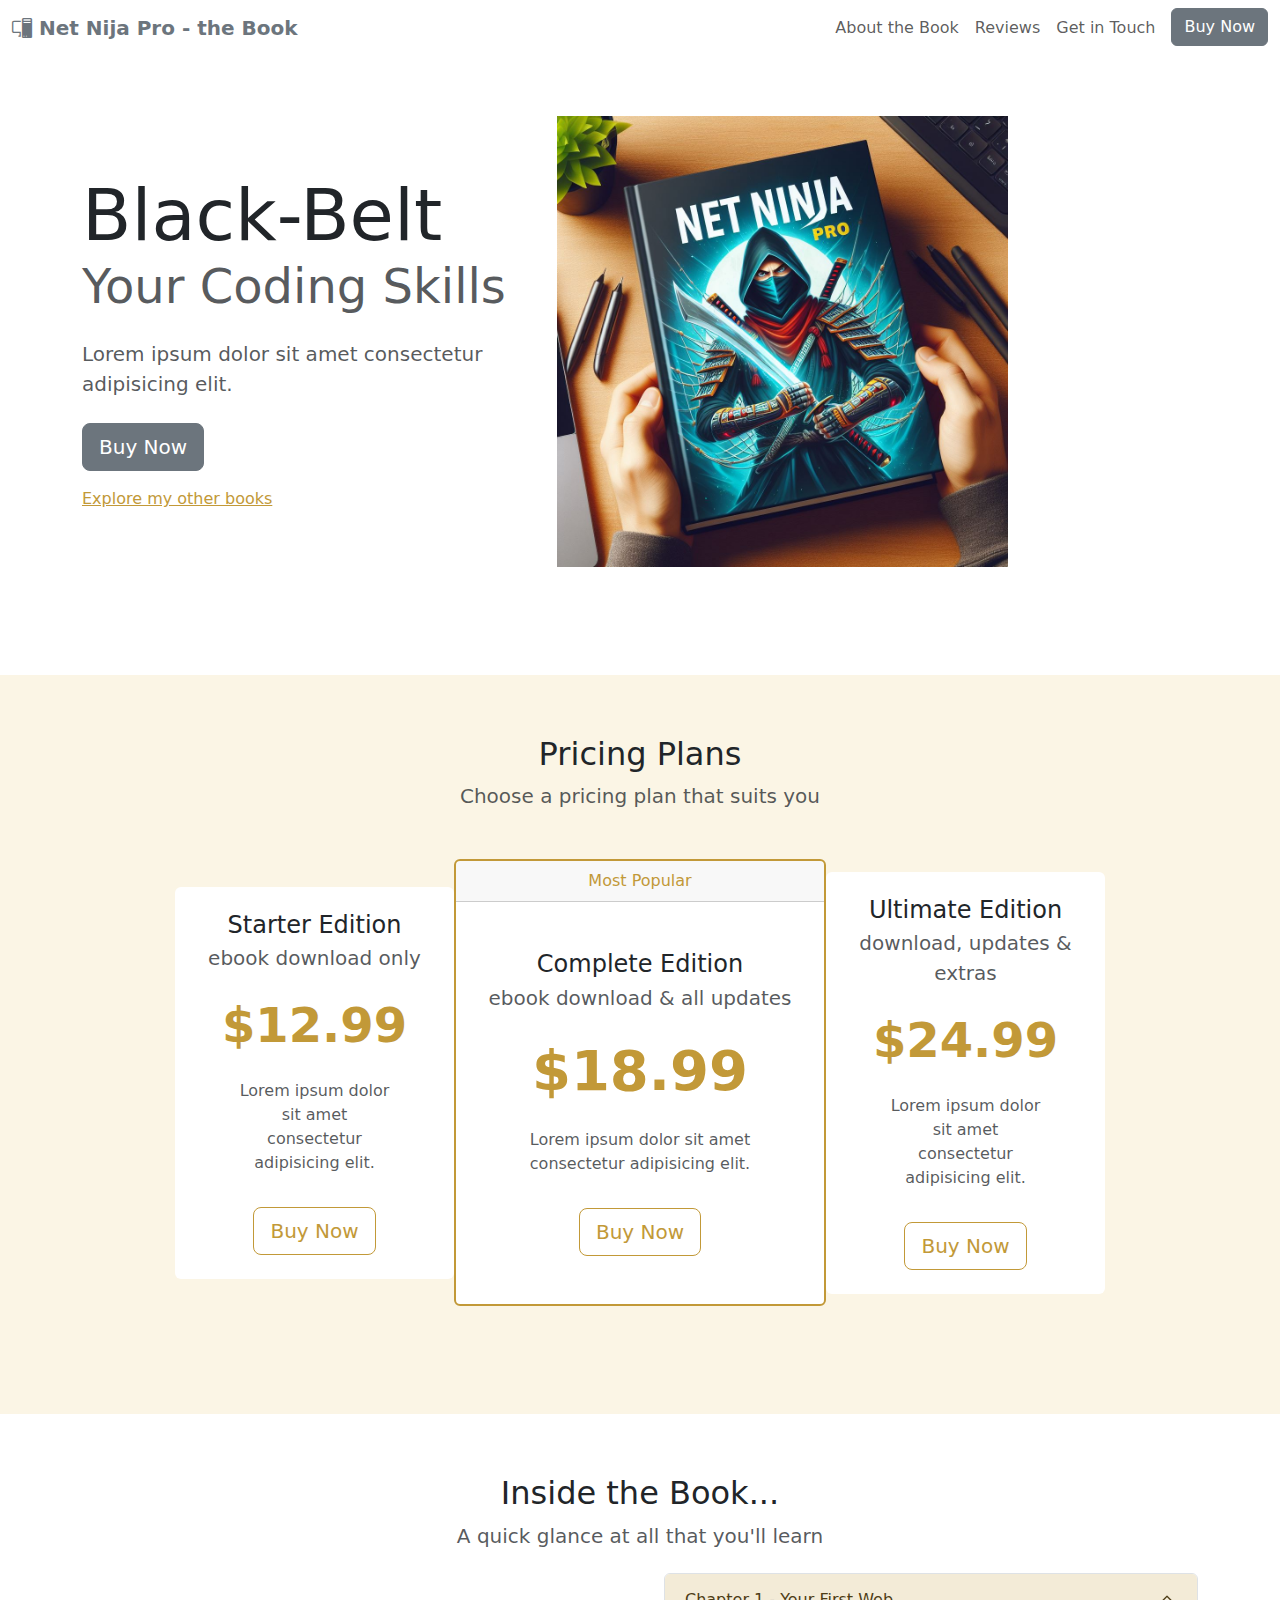
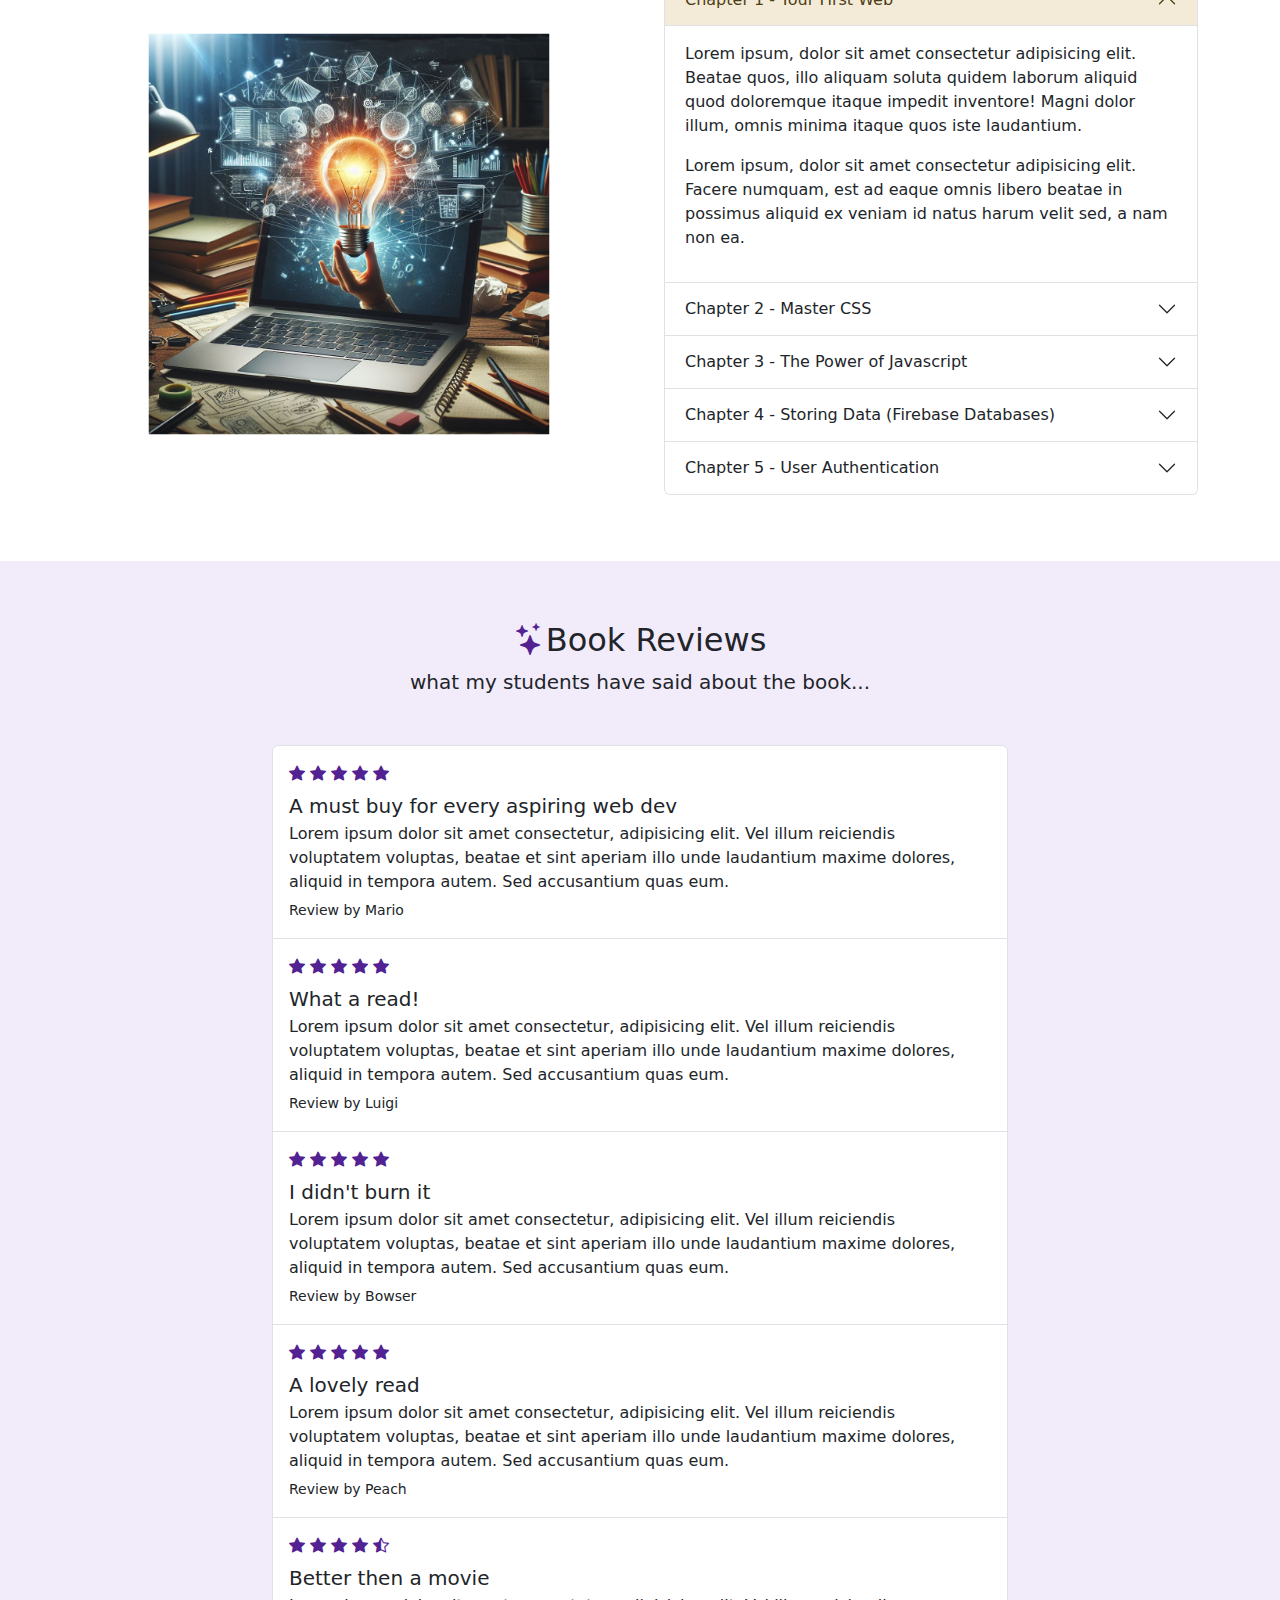
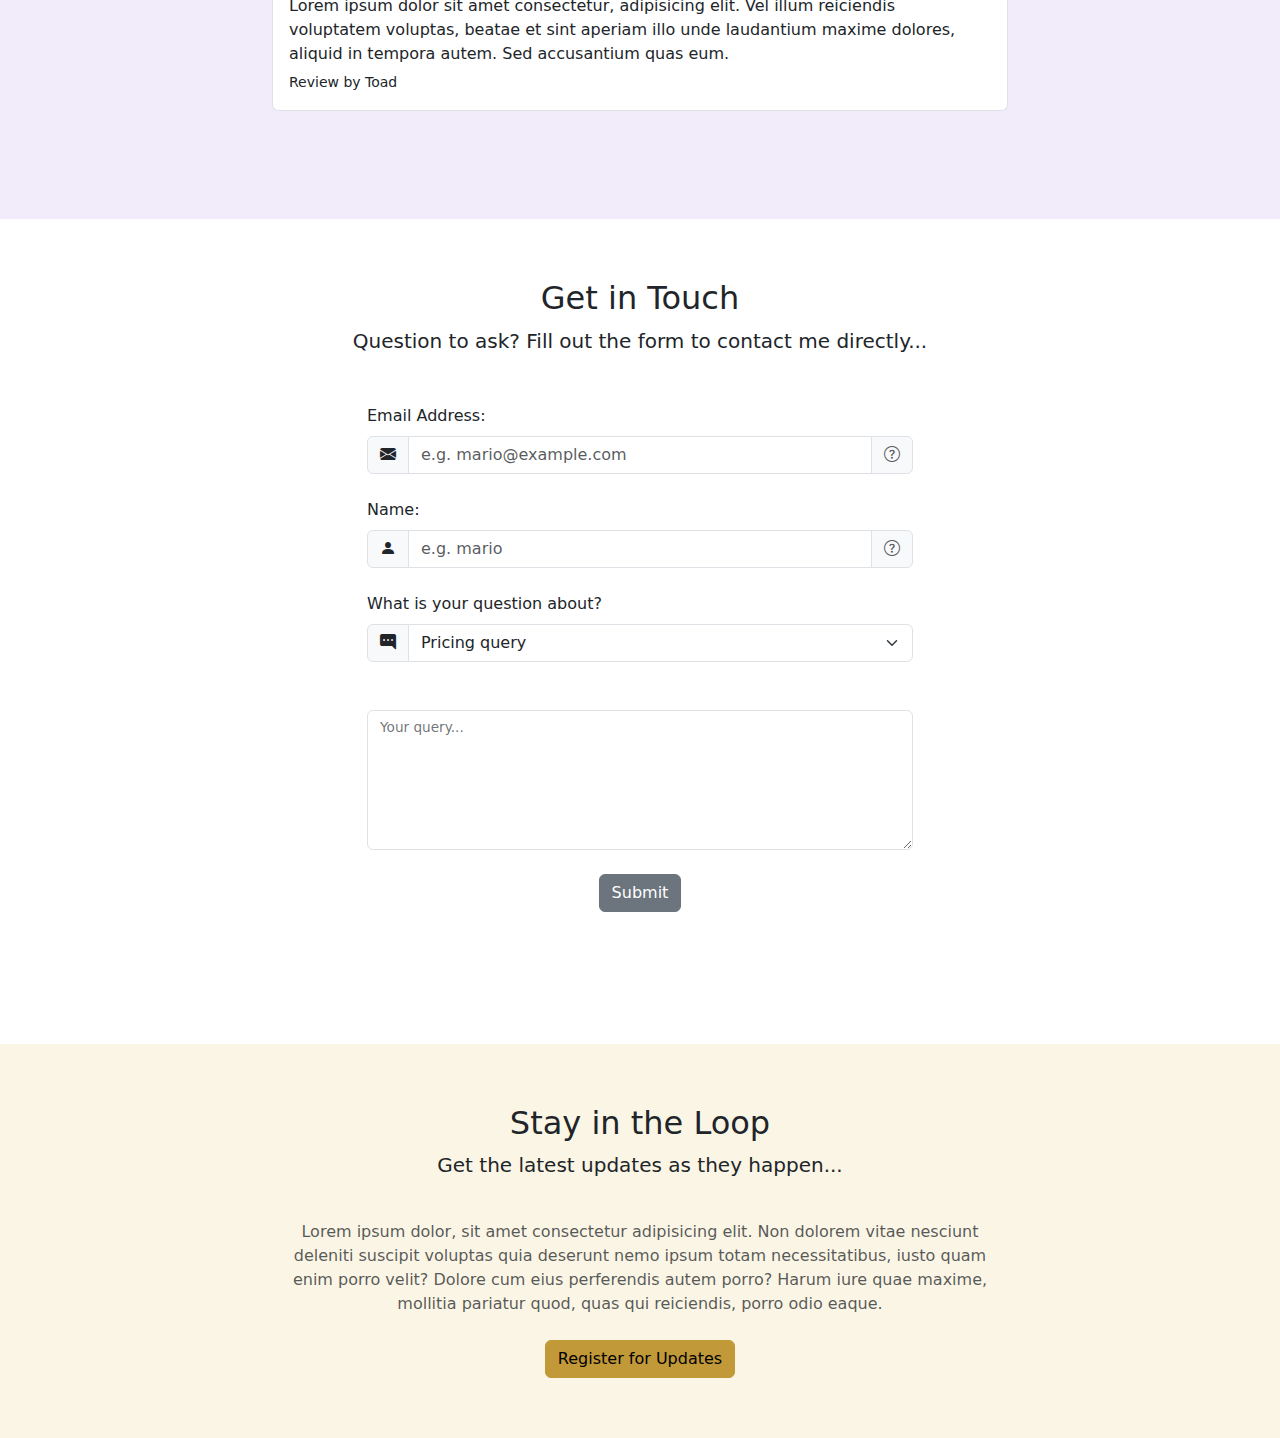
<file: index.html>
<!DOCTYPE html>
<html lang="en">
<head>
    <meta charset="UTF-8">
    <meta name="viewport" content="width=device-width, initial-scale=1.0">
    <!-- <link href="https://cdn.jsdelivr.net/npm/bootstrap@5.2.3/dist/css/bootstrap.min.css" rel="stylesheet" integrity="sha384-rbsA2VBKQhggwzxH7pPCaAqO46MgnOM80zW1RWuH61DGLwZJEdK2Kadq2F9CUG65" crossorigin="anonymous"> -->
    <link rel="stylesheet" href="sass/main.css">
    <script src="https://cdn.jsdelivr.net/npm/bootstrap@5.2.3/dist/js/bootstrap.bundle.min.js" integrity="sha384-kenU1KFdBIe4zVF0s0G1M5b4hcpxyD9F7jL+jjXkk+Q2h455rYXK/7HAuoJl+0I4" crossorigin="anonymous"></script>
    <link href="style.css" rel="stylesheet">
    <link rel="stylesheet" href="https://cdn.jsdelivr.net/npm/bootstrap-icons@1.11.3/font/bootstrap-icons.min.css">
    <title>Home</title>
    <style>
        section{
            padding: 60px 0;
        }
    </style>
</head>
<body>
    
    <!-- Navbar -->
    <nav class="navbar navbar-expand-md navbar-light">
        <div class="container-xxl">
          <a href="#intro" class="navbar-brand">
            <span class="fw-bold text-secondary">
                <i class="bi bi-pc-display"></i>
                Net Nija Pro - the Book
            </span>
          </a>
          <!-- toggle butt for mobile nav -->
          <button class="navbar-toggler" type="button" data-bs-toggle="collapse" 
          data-bs-target="#main-nav" aria-controls="main-nav" aria-expanded="false"
          aria-label="Toggle navigation">
            <span class="navbar-toggler-icon"></span>
        </button>

        <!-- navbat links -->
        <div class="collapse navbar-collapse justify-content-end align-center"
        id="main-nav">
            <ul class="navbar-nav">
                <li class="nav-item">
                    <a class="nav-link" href="#topics">About the Book</a>  
                </li>
                <li class="nav-item">
                    <a class="nav-link" href="#reviews">Reviews</a>
                </li>
                <li class="nav-item">
                    <a class="nav-link" href="#contact">Get in Touch</a>
                </li>
                <li class="nav-item d-md-none">
                    <a class="nav-link" href="#pricing">Buy Now</a>
                </li>
                <li class="nav-item ms-2 d-none d-md-inline">
                    <a class="btn btn-secondary" href="#pricing">Buy Now</a>
                </li>
                
            </ul>
           </div>
        </div> 
    </nav>

    <!-- main iamge & intro text -->
    <section id="intro">
        <div class="container-lg">
            <div class="row justify-center align-items-center">
                <div class="col-md-5 text-center text-md-start">
                    <h1>
                        <div class="display-2">Black-Belt</div>
                        <div class="display-5 text-muted">Your Coding Skills</div>
                    </h1>
                    <p class="lead my-4 text-muted">Lorem ipsum dolor sit amet consectetur adipisicing elit.</p>
                    <a href="#pricing" class="btn btn-secondary btn-lg">Buy Now</a>
                    <!-- Open sidebar / offcanvas -->
                    <a href="#sidebar" class="d-block mt-3" data-bs-toggle="offcanvas"
                    role="button" aria-controls="sidebar">
                        Explore my other books
                    </a>
                </div>
                <div class="col-md-5 text-center d-none d-md-block">
                    <!-- tooltip -->
                    <span class="tt" data-bs-placement="bottom" title="Net Ninja Book Cover">
                        <img class="img-fluid" src="assets/Designer-10.png" alt="picture of a baby onsie">
                    </span>
                </div>
            </div>
        </div>
    </section>

    <!-- Pricing Options -->
    <section id="pricing" class="bg-light mt-5">
        <div class="container-lg">
            <div class="text-center">
                <h2>Pricing Plans</h2>
                <p class="lead text-muted">Choose a pricing plan that suits you</p>
            </div>

            <div class="row my-5 align-items-center justify-content-center g-0">
                <div class="col-8 col-lg-4 col-xl-3">
                    <div class="card border-0">
                        <div class="card-body text-center py-4">
                            <h4 class="card-title">Starter Edition</h4>
                            <p class="lead text-muted card-subtitle">ebook download only</p>
                            <p class="display-5 my-4 text-primary fw-bold">$12.99</p>
                            <p class="card-text mx-5 text-muted d-none d-lg-block">Lorem ipsum dolor sit amet 
                            consectetur adipisicing elit.</p>
                            <a href="#" class="btn btn-outline-primary btn-lg mt-3">
                                Buy Now
                            </a>
                        </div>
                    </div>
                </div>
                <div class="col-9 col-lg-4">
                    <div class="card border-primary border-2">
                         <div class="card-header text-center text-primary">Most Popular</div>
                         <div class="card-body text-center py-5">
                         <h4 class="card-title">Complete Edition</h4>
                         <p class="lead text-muted card-subtitle">ebook download & all updates</p>
                         <p class="display-4 my-4 text-primary fw-bold">$18.99</p>
                         <p class="card-text mx-5 text-muted d-none d-lg-block">Lorem ipsum dolor sit amet 
                         consectetur adipisicing elit.</p>
                         <a href="#" class="btn btn-outline-primary btn-lg mt-3">
                         Buy Now
                        </a>   
                      </div>
                    </div>
                </div>
                <div class="col-8 col-lg-4 col-xl-3">
                    <div class="card border-0">
                        <div class="card-body text-center py-4">
                            <h4 class="card-title">Ultimate Edition</h4>
                            <p class="lead text-muted card-subtitle">download, updates & extras </p>
                            <p class="display-5 my-4 text-primary fw-bold">$24.99</p>
                            <p class="card-text mx-5 text-muted d-none d-lg-block">Lorem ipsum dolor sit amet 
                            consectetur adipisicing elit.</p>
                            <a href="#" class="btn btn-outline-primary btn-lg mt-3">
                                Buy Now
                            </a>
                        </div>
                    </div>
                </div>
            </div>
        </div>
    </section>

    <!-- Topics at a Glance -->
    <section id="topics">
        <div class="container-md">
            <div class="text-center">
                <h2>Inside the Book...</h2>
                <p class="lead text-muted">A quick glance at all that you'll learn</p>
            </div>
            
            <div class="row g-5 justify-content-around align-items-center">
                <div class="col-6 col-lg">
                    <img src="assets/Designer-6.png" class="img-fluid shrink-image" alt="a lightblub on a computer screen">
                </div>

                <div class="col-lg-6">
                <!-- according -->
                <div class="accordion" id="chapters">
                    <div class="accordion-item">
                        <h2 class="accordion-header" id="heading-1">
                          <button class="accordion-button" type="button" data-bs-toggle="collapse"
                          data-bs-target="#chapter-1" aria-expanded="true" aria-controls="chapter-1">
                          Chapter 1 - Your First Web 
                          </button>
                        </h2>
                        <div id="chapter-1" class="accordion-collapse collapse show"
                        aria-labelledby="heading-1" data-bs-parent="#chapters">
                          <div class="accordion-body">
                            <p>Lorem ipsum, dolor sit amet consectetur adipisicing elit. Beatae quos, 
                            illo aliquam soluta quidem laborum aliquid quod doloremque itaque impedit 
                            inventore! Magni dolor illum, omnis minima itaque quos iste laudantium.</p>
                            <p>Lorem ipsum, dolor sit amet consectetur adipisicing elit. Facere numquam,
                            est ad eaque omnis libero beatae in possimus aliquid ex veniam id natus harum 
                            velit sed, a nam non ea.</p>
                          </div>
                        </div>
                    </div>
                    <div class="accordion-item">
                        <h2 class="accordion-header" id="heading-2">
                          <button class="accordion-button collapsed" type="button" 
                          data-bs-toggle="collapse" data-bs-target="#chapter-2" aria-expanded="false" 
                          aria-controls="chapter-2">
                          Chapter 2 - Master CSS
                          </button>
                        </h2>
                        <div id="chapter-2" class="accordion-collapse collapse"
                        aria-labelledby="heading-2" data-bs-parent="#chapters">
                          <div class="accordion-body">
                            <p>Lorem ipsum, dolor sit amet consectetur adipisicing elit. Beatae quos, 
                            illo aliquam soluta quidem laborum aliquid quod doloremque itaque impedit 
                            inventore! Magni dolor illum, omnis minima itaque quos iste laudantium.</p>
                            <p>Lorem ipsum, dolor sit amet consectetur adipisicing elit. Facere numquam,
                            est ad eaque omnis libero beatae in possimus aliquid ex veniam id natus harum 
                            velit sed, a nam non ea.</p>
                          </div>
                        </div>
                    </div>
                    <div class="accordion-item">
                        <h2 class="accordion-header" id="heading-3">
                          <button class="accordion-button collapsed" type="button" 
                          data-bs-toggle="collapse" data-bs-target="#chapter-3" aria-expanded="false" 
                          aria-controls="chapter-3">
                          Chapter 3 - The Power of Javascript
                          </button>
                        </h2>
                        <div id="chapter-3" class="accordion-collapse collapse"
                        aria-labelledby="heading-3" data-bs-parent="#chapters">
                          <div class="accordion-body">
                            <p>Lorem ipsum, dolor sit amet consectetur adipisicing elit. Beatae quos, 
                            illo aliquam soluta quidem laborum aliquid quod doloremque itaque impedit 
                            inventore! Magni dolor illum, omnis minima itaque quos iste laudantium.</p>
                            <p>Lorem ipsum, dolor sit amet consectetur adipisicing elit. Facere numquam,
                            est ad eaque omnis libero beatae in possimus aliquid ex veniam id natus harum 
                            velit sed, a nam non ea.</p>
                          </div>
                        </div>
                    </div>
                    <div class="accordion-item">
                        <h2 class="accordion-header" id="heading-4">
                          <button class="accordion-button collapsed" type="button" 
                          data-bs-toggle="collapse" data-bs-target="#chapter-4" aria-expanded="false" 
                          aria-controls="chapter-4">
                          Chapter 4 - Storing Data (Firebase Databases)
                          </button>
                        </h2>
                        <div id="chapter-4" class="accordion-collapse collapse"
                        aria-labelledby="heading-4" data-bs-parent="#chapters">
                          <div class="accordion-body">
                            <p>Lorem ipsum, dolor sit amet consectetur adipisicing elit. Beatae quos, 
                            illo aliquam soluta quidem laborum aliquid quod doloremque itaque impedit 
                            inventore! Magni dolor illum, omnis minima itaque quos iste laudantium.</p>
                            <p>Lorem ipsum, dolor sit amet consectetur adipisicing elit. Facere numquam,
                            est ad eaque omnis libero beatae in possimus aliquid ex veniam id natus harum 
                            velit sed, a nam non ea.</p>
                          </div>
                        </div>
                    </div>
                    <div class="accordion-item">
                        <h2 class="accordion-header" id="heading-5">
                          <button class="accordion-button collapsed" type="button" 
                          data-bs-toggle="collapse" data-bs-target="#chapter-5" aria-expanded="false" 
                          aria-controls="chapter-5">
                          Chapter 5 - User Authentication
                          </button>
                        </h2>
                        <div id="chapter-5" class="accordion-collapse collapse"
                        aria-labelledby="heading-5" data-bs-parent="#chapters">
                          <div class="accordion-body">
                            <p>Lorem ipsum, dolor sit amet consectetur adipisicing elit. Beatae quos, 
                            illo aliquam soluta quidem laborum aliquid quod doloremque itaque impedit 
                            inventore! Magni dolor illum, omnis minima itaque quos iste laudantium.</p>
                            <p>Lorem ipsum, dolor sit amet consectetur adipisicing elit. Facere numquam,
                            est ad eaque omnis libero beatae in possimus aliquid ex veniam id natus harum 
                            velit sed, a nam non ea.</p>
                          </div>
                        </div>
                    </div>
                </div>
            </div>
         </div>
        </div>
    </section>

    <!-- Review List -->
    <section id="reviews" class="bg-altlight">
        <div class="container-lg">
            <div class="text-center">
                <h2><i class="bi bi-stars text-altdark"></i>Book Reviews</h2>
                <p class="lead">what my students have said about the book...</p>
            </div>

            <div class="row justify-content-center my-5">
                <div class="col-lg-8">
                    <div class="list-group">
                        <div class="list-group-item py-3">
                            <div class="pb-2">
                                <i class="bi bi-star-fill text-altdark"></i>
                                <i class="bi bi-star-fill text-altdark"></i>
                                <i class="bi bi-star-fill text-altdark"></i>
                                <i class="bi bi-star-fill text-altdark"></i>
                                <i class="bi bi-star-fill text-altdark"></i>
                            </div>
                            <h5 class="mb-1">A must buy for every aspiring web dev</h5>
                            <p class="mb-1">Lorem ipsum dolor sit amet consectetur, adipisicing elit. 
                                Vel illum reiciendis voluptatem voluptas, beatae et sint aperiam illo unde 
                                laudantium maxime dolores, aliquid in tempora autem. Sed accusantium quas eum.</p>
                                <small>Review by Mario</small>
                        </div>
                        <div class="list-group-item py-3">
                            <div class="pb-2">
                               <i class="bi bi-star-fill text-altdark"></i>
                               <i class="bi bi-star-fill text-altdark"></i>
                               <i class="bi bi-star-fill text-altdark"></i>
                               <i class="bi bi-star-fill text-altdark"></i>
                               <i class="bi bi-star-fill text-altdark"></i>
                            </div>
                            <h5 class="mb-1">What a read!</h5>
                            <p class="mb-1">Lorem ipsum dolor sit amet consectetur, adipisicing elit. 
                                Vel illum reiciendis voluptatem voluptas, beatae et sint aperiam illo unde 
                                laudantium maxime dolores, aliquid in tempora autem. Sed accusantium quas eum.</p>
                                <small>Review by Luigi</small>
                        </div>
                        <div class="list-group-item py-3">
                            <div class="pb-2">
                                <i class="bi bi-star-fill text-altdark"></i>
                                <i class="bi bi-star-fill text-altdark"></i>
                                <i class="bi bi-star-fill text-altdark"></i>
                                <i class="bi bi-star-fill text-altdark"></i>
                                <i class="bi bi-star-fill text-altdark"></i>
                            </div>
                            <h5 class="mb-1">I didn't burn it</h5>
                            <p class="mb-1">Lorem ipsum dolor sit amet consectetur, adipisicing elit. 
                                Vel illum reiciendis voluptatem voluptas, beatae et sint aperiam illo unde 
                                laudantium maxime dolores, aliquid in tempora autem. Sed accusantium quas eum.</p>
                                <small>Review by Bowser</small>
                        </div>
                        <div class="list-group-item py-3">
                            <div class="pb-2">
                                <i class="bi bi-star-fill text-altdark"></i>
                                <i class="bi bi-star-fill text-altdark"></i>
                                <i class="bi bi-star-fill text-altdark"></i>
                                <i class="bi bi-star-fill text-altdark"></i>
                                <i class="bi bi-star-fill text-altdark"></i>
                            </div>
                            <h5 class="mb-1">A lovely read</h5>
                            <p class="mb-1">Lorem ipsum dolor sit amet consectetur, adipisicing elit. 
                                Vel illum reiciendis voluptatem voluptas, beatae et sint aperiam illo unde 
                                laudantium maxime dolores, aliquid in tempora autem. Sed accusantium quas eum.</p>
                                <small>Review by Peach</small>
                        </div>
                        <div class="list-group-item py-3">
                            <div class="pb-2">
                                <i class="bi bi-star-fill text-altdark"></i>
                                <i class="bi bi-star-fill text-altdark"></i>
                                <i class="bi bi-star-fill text-altdark"></i>
                                <i class="bi bi-star-fill text-altdark"></i>
                                <i class="bi bi-star-half text-altdark"></i>
                            </div>
                            <h5 class="mb-1">Better then a movie</h5>
                            <p class="mb-1">Lorem ipsum dolor sit amet consectetur, adipisicing elit. 
                                Vel illum reiciendis voluptatem voluptas, beatae et sint aperiam illo unde 
                                laudantium maxime dolores, aliquid in tempora autem. Sed accusantium quas eum.</p>
                                <small>Review by Toad</small>
                        </div>
                    </div>
                </div>
            </div>
        </div>
    </section>
    
    <!-- Contact Form -->
    <!-- form-control, form-label, form-select, input-group, input-group-text -->
    <section id="contact">
        <div class="container-lg">
            <div class="text-center">
                <h2>Get in Touch</h2>
                <p class="lead">Question to ask? Fill out the form to contact me directly...</p>
            </div>

            <div class="row justify-content-center my-5">

                <div class="col-lg-6">
                    <form>
                        <label for="email" class="form-label">Email Address:</label>
                        <div class="mb-4 input-group">
                          <span class="input-group-text">
                            <i class="bi bi-envelope-fill"></i>
                          </span>
                        <input type="email" class="form-control" id="email" placeholder="e.g. mario@example.com">
                          <!-- tooltip -->
                          <span class="input-group-text">
                            <span class="tt" data-bs-placement="bottom" title="Enter an email address we can reply to.">
                            <i class="bi bi-question-circle text-muted"></i>
                            </span>
                          </span>
                        </div>

                        <label for="name" class="form-label">Name:</label>
                        <div class="input-group mb-4">
                            <span class="input-group-text">
                                <i class="bi bi-person-fill"></i>
                              </span>
                            <input type="text" class="form-control" id="name" placeholder="e.g. mario">
                          <!-- tooltip -->
                          <span class="input-group-text">
                            <span class="tt" data-bs-placement="bottom" title="Enter a name to address you by">
                            <i class="bi bi-question-circle text-muted"></i>
                            </span>
                          </span>
                        </div>

                        <label for="subject" class="form-label">What is your question about?</label>
                        <div class="input-group mb-4">
                            <span class="input-group-text">
                                <i class="bi bi-chat-right-dots-fill"></i>
                            </span>
                            <select class="form-select" id="subject">
                                <option value="pricing" selected>Pricing query</option>
                                <option value="content">Content query</option>
                                <option value="other">Other query</option>
                            </select>
                        </div>


                        <div class="form-floating mb-4 mt-5">
                            <textarea id="query" class="form-control" style="height: 140px"></textarea>
                            <label for="query">Your query...</label>
                        </div>

                        <div class="mb-4 text-center">
                            <button type="submit" class="btn btn-secondary">Submit</button>
                        </div>

                    </form>
                </div>

            </div>
        </div>
    </section>

    <!-- get updates / modal trigger -->
    <section class="bg-light">
        <div class="container">
            <div class="text-center">
            <h2>Stay in the Loop</h2>
            <p class="lead">Get the latest updates as they happen...</p>
        </div>
        <div class="row justify-content-center">
            <div class="col-md-8 text-center">
                <p class="text-muted my-4">Lorem ipsum dolor, sit amet consectetur adipisicing elit. 
                Non dolorem vitae nesciunt deleniti suscipit voluptas quia deserunt nemo ipsum totam necessitatibus, 
                iusto quam enim porro velit? Dolore cum eius perferendis autem porro? Harum iure quae maxime, 
                 mollitia pariatur quod, quas qui reiciendis, porro odio eaque.</p>
                <button class="btn btn-primary" data-bs-toggle="modal"
                data-bs-target="#reg-modal">
                Register for Updates
                </button>
            </div>
        </div>
    </div>
    </section>

    <!-- modal itself -->
    <div class="modal fade" id="reg-modal" tabindex="-1" aria-labelledby="modal-title" aria-hidden="true">
        <div class="modal-dialog">
            <div class="modal-content">
                <div class="modal-header">
                   <h5 class="modal-title" id="modal-title">Get the Latest Updates</h5> 
                   <button type="button" class="btn-close" data-bs-dismiss="modal" 
                   aria-label="Close"></button>
                </div>
                <div class="modal-body">
                    <p>Lorem ipsum dolor sit amet consectetur adipisicing elit. Tempora, ullam? Asperiores ab maxime amet 
                    dolorem vero eum enim ut laborum suscipit, iste nisi animi tempore magnam quis modi itaque dicta 
                    repellat. Molestiae quae aliquam ab commodi? Quam quo dignissimos omnis?</p>
                    <label for="modal-email" class="form-label">Your email address:</label>
                    <input type="email" class="form-control" id="modal-email" placeholder="e.g. mario@example.com">
                </div>
                <div class="modal-footer">
                    <button class="btn btn-primary">Submit</button>
                </div>
            </div>
        </div>
    </div>

    <!-- offcanvas -->
    <div class="offcanvas offcanvas-start" tabindex="-1" id="sidebar" 
    aria-labelledby="sidebar-label">
        <div class="offcanvas-header">
            <h5 class="offcanvas-title" id="sidebar-label">My Other Books</h5>
            <button type="button" class="btn-close" data-bs-dismiss="offcanvas" 
            aria-label="Close"></button>
        </div>
        <div class="offcanvas-body">
            <p>Lorem ipsum dolor sit, amet consectetur adipisicing elit. Dolores beatae, 
                illo nostrum ducimus dolor itaque esse, assumenda eum obcaecati nam ipsum 
                quae veniam autem aliquid cupiditate libero, suscipit fuga voluptatibus 
                repudiandae omnis ut placeat! Repellendus facere voluptate maxime 
                laboriosam quis!</p>
                <!-- dropdown -->
                <div class="dropdown mt-3">
                  <button class="btn btn-secondary dropdown-toggle" type="button" 
                  id="book-dropdown" data-bs-toggle="dropdown">
                    Choose a book title
                  </button>
                  <ul class="dropdown-menu" aria-labelledby="book-dropdown">
                    <li><a href="#" class="dropdown-item">Become a React Superhero</a></li>
                    <li><a href="#" class="dropdown-item">Conquering Vue.js</a></li>
                    <li><a href="#" class="dropdown-item">Levelling Up Yor Next.js</a></li>
                  </ul>  
                </div>

        </div>
    </div>

<script>
    const tooltips = document.querySelectorAll('.tt')
    tooltips.forEach(t => {
        new bootstrap.Tooltip(t)
    })
</script>


</body>
</html>
</file>
<file: style.css>
.shrink-image {
    /* Scale the image to 75% of its original size */
    transform: scale(0.75);
}
</file>
